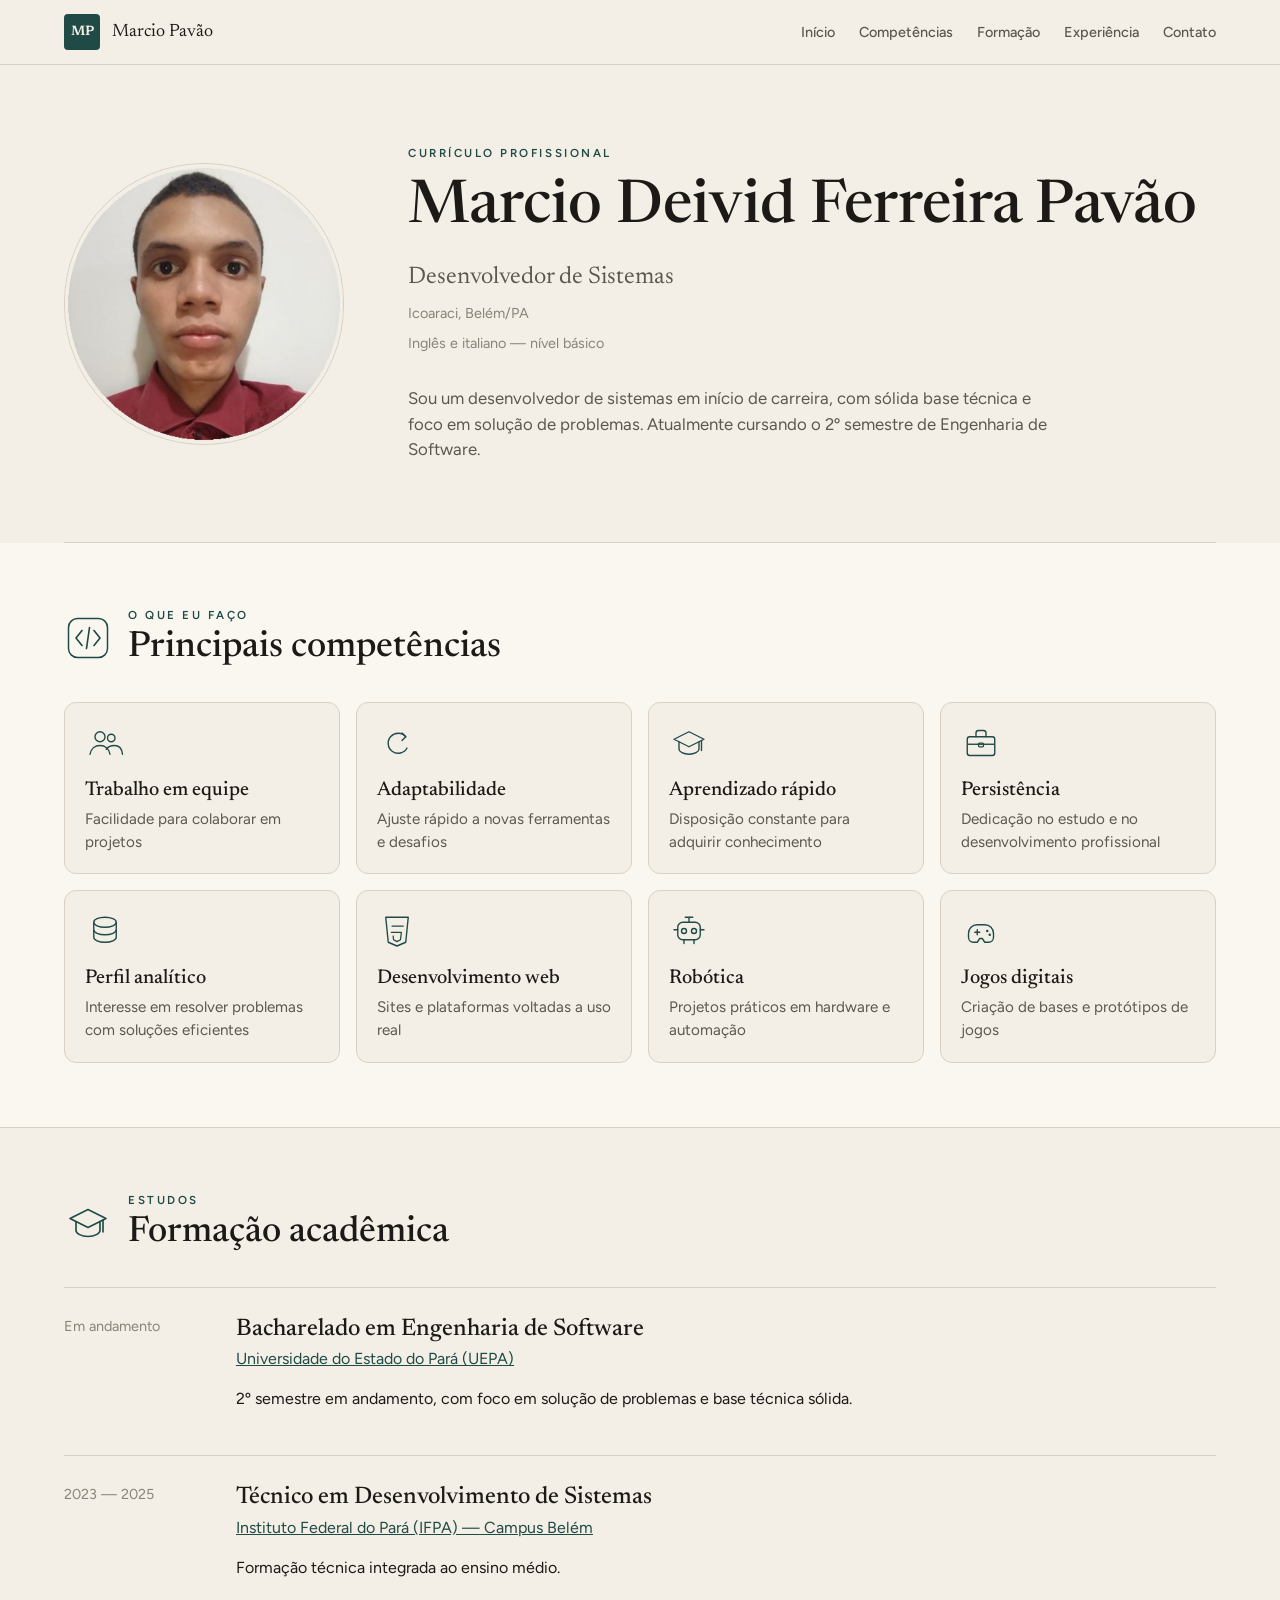
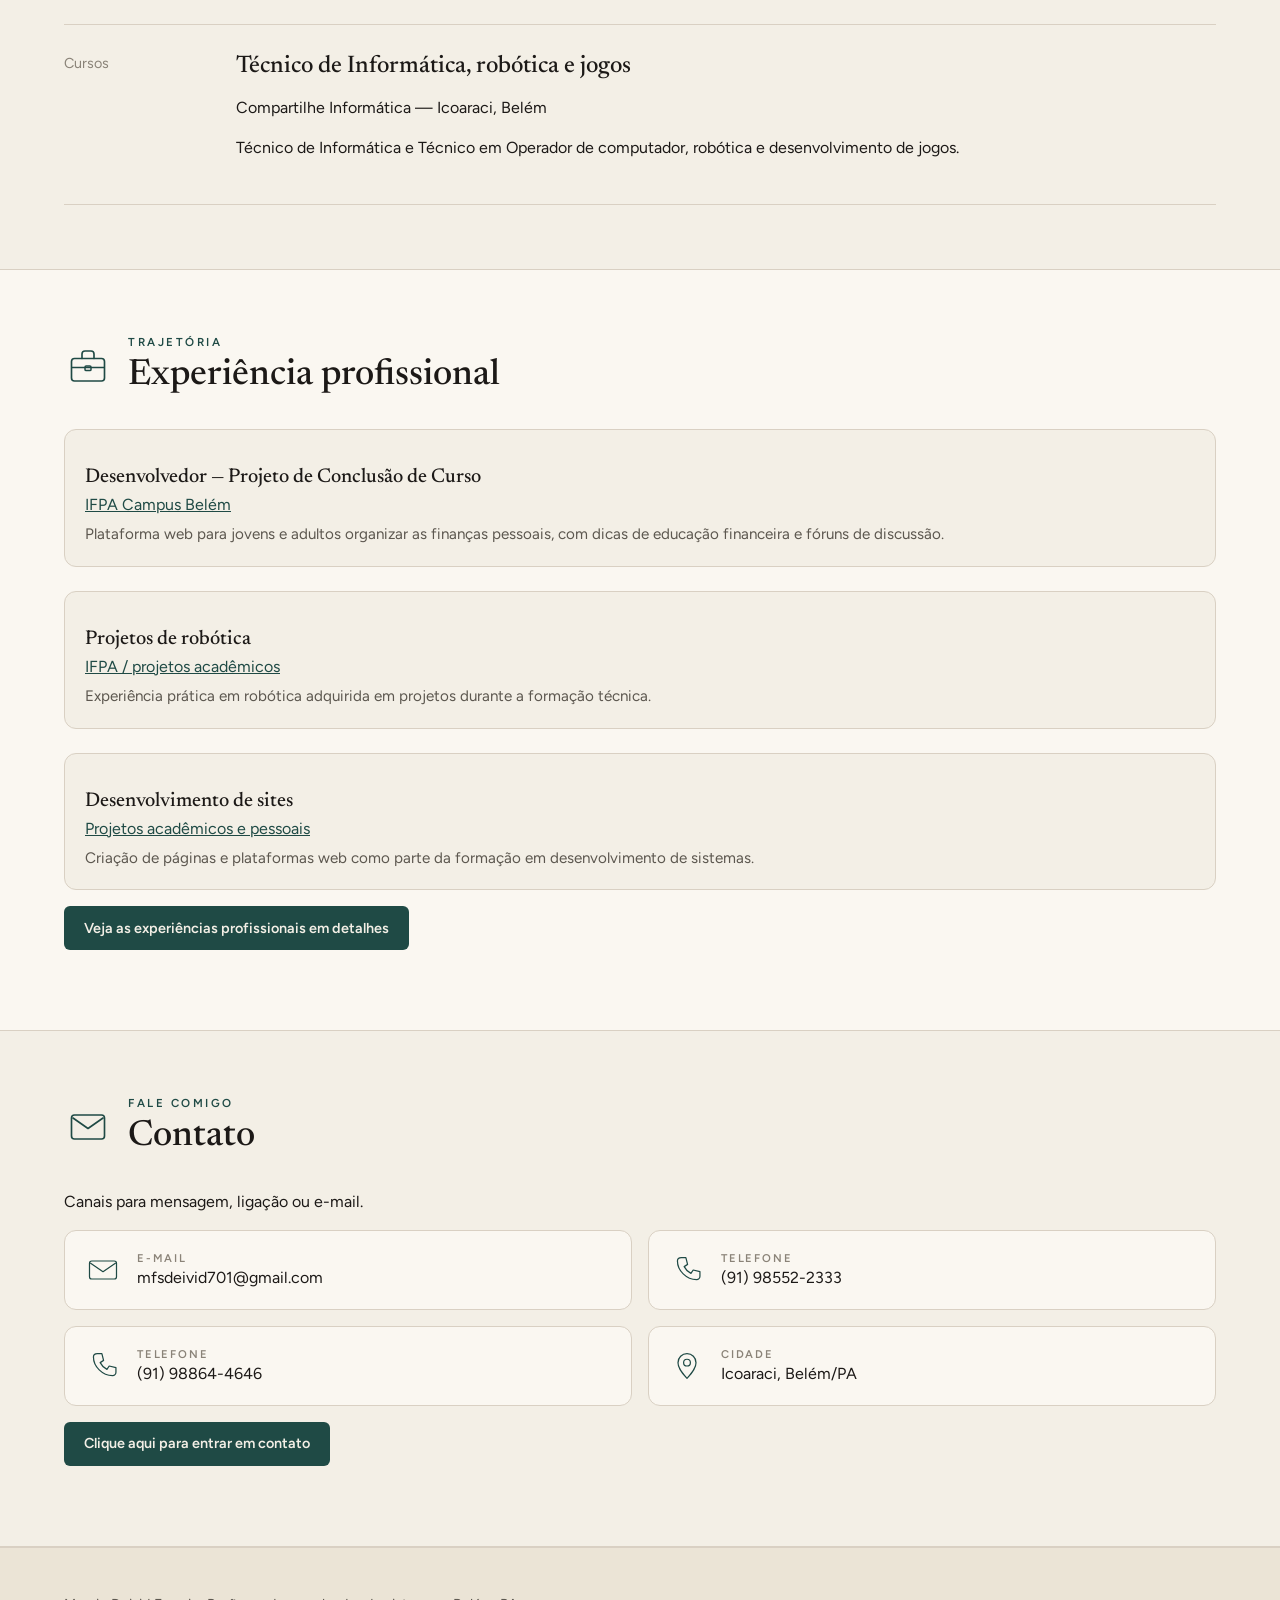
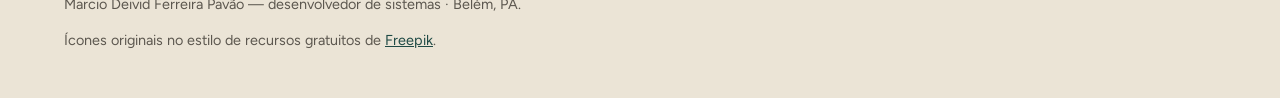
<file: public/atividade/index.html>
<!DOCTYPE html>
<html lang="pt-BR">
  <head>
    <meta charset="UTF-8" />
    <meta name="viewport" content="width=device-width, initial-scale=1" />
    <title>Currículo — Marcio Deivid Ferreira Pavão</title>
    <link rel="preconnect" href="https://fonts.googleapis.com" />
    <link rel="preconnect" href="https://fonts.gstatic.com" crossorigin />
    <link
      href="https://fonts.googleapis.com/css2?family=Figtree:wght@400;500;600;700&family=Newsreader:opsz,wght@6..72,400;6..72,500;6..72,600;6..72,700&display=swap"
      rel="stylesheet"
    />
    <link rel="stylesheet" href="estilos.css" />
  </head>
  <body>
    <header class="topo">
      <div class="topo-inner">
        <a class="marca" href="#inicio">
          <span class="monograma">MP</span>
          Marcio Pavão
        </a>
        <nav aria-label="Seções do currículo">
          <ul class="menu">
            <li><a href="#inicio">Início</a></li>
            <li><a href="#competencias">Competências</a></li>
            <li><a href="#formacao">Formação</a></li>
            <li><a href="#experiencia">Experiência</a></li>
            <li><a href="#contato">Contato</a></li>
          </ul>
        </nav>
      </div>
    </header>

    <main>
      <section id="inicio" class="wrap hero">
        <div class="foto">
          <img src="foto-perfil.jpg" alt="Foto de Marcio Deivid Ferreira Pavão" width="280" height="280" />
        </div>
        <div>
          <p class="kicker">Currículo profissional</p>
          <h1>Marcio Deivid Ferreira Pavão</h1>
          <p class="cargo">Desenvolvedor de Sistemas</p>
          <p class="cidade">Icoaraci, Belém/PA</p>
          <p class="cidade">Inglês e italiano — nível básico</p>
          <p class="resumo">
            Sou um desenvolvedor de sistemas em início de carreira, com sólida base técnica e foco em
            solução de problemas. Atualmente cursando o 2º semestre de Engenharia de Software.
          </p>
        </div>
      </section>

      <section id="competencias" class="secao alt">
        <div class="wrap">
          <div class="titulo-secao">
            <img src="icones/competencias.svg" alt="" width="48" height="48" />
            <div>
              <p class="kicker">O que eu faço</p>
              <h2>Principais competências</h2>
            </div>
          </div>
          <div class="grade">
            <article class="card">
              <img src="icones/equipe.svg" alt="" width="40" height="40" />
              <h3>Trabalho em equipe</h3>
              <p>Facilidade para colaborar em projetos</p>
            </article>
            <article class="card">
              <img src="icones/scrum.svg" alt="" width="40" height="40" />
              <h3>Adaptabilidade</h3>
              <p>Ajuste rápido a novas ferramentas e desafios</p>
            </article>
            <article class="card">
              <img src="icones/formacao.svg" alt="" width="40" height="40" />
              <h3>Aprendizado rápido</h3>
              <p>Disposição constante para adquirir conhecimento</p>
            </article>
            <article class="card">
              <img src="icones/experiencia.svg" alt="" width="40" height="40" />
              <h3>Persistência</h3>
              <p>Dedicação no estudo e no desenvolvimento profissional</p>
            </article>
            <article class="card">
              <img src="icones/sql.svg" alt="" width="40" height="40" />
              <h3>Perfil analítico</h3>
              <p>Interesse em resolver problemas com soluções eficientes</p>
            </article>
            <article class="card">
              <img src="icones/html.svg" alt="" width="40" height="40" />
              <h3>Desenvolvimento web</h3>
              <p>Sites e plataformas voltadas a uso real</p>
            </article>
            <article class="card">
              <img src="icones/robotica.svg" alt="" width="40" height="40" />
              <h3>Robótica</h3>
              <p>Projetos práticos em hardware e automação</p>
            </article>
            <article class="card">
              <img src="icones/jogos.svg" alt="" width="40" height="40" />
              <h3>Jogos digitais</h3>
              <p>Criação de bases e protótipos de jogos</p>
            </article>
          </div>
        </div>
      </section>

      <section id="formacao" class="secao">
        <div class="wrap">
          <div class="titulo-secao">
            <img src="icones/formacao.svg" alt="" width="48" height="48" />
            <div>
              <p class="kicker">Estudos</p>
              <h2>Formação acadêmica</h2>
            </div>
          </div>
          <div class="linha">
            <p class="periodo">Em andamento</p>
            <div>
              <h3>Bacharelado em Engenharia de Software</h3>
              <a href="https://www.uepa.br" target="_blank" rel="noopener noreferrer">
                Universidade do Estado do Pará (UEPA)
              </a>
              <p>2º semestre em andamento, com foco em solução de problemas e base técnica sólida.</p>
            </div>
          </div>
          <div class="linha">
            <p class="periodo">2023 — 2025</p>
            <div>
              <h3>Técnico em Desenvolvimento de Sistemas</h3>
              <a href="https://ifpa.edu.br" target="_blank" rel="noopener noreferrer">
                Instituto Federal do Pará (IFPA) — Campus Belém
              </a>
              <p>Formação técnica integrada ao ensino médio.</p>
            </div>
          </div>
          <div class="linha">
            <p class="periodo">Cursos</p>
            <div>
              <h3>Técnico de Informática, robótica e jogos</h3>
              <p>Compartilhe Informática — Icoaraci, Belém</p>
              <p>Técnico de Informática e Técnico em Operador de computador, robótica e desenvolvimento de jogos.</p>
            </div>
          </div>
        </div>
      </section>

      <section id="experiencia" class="secao alt">
        <div class="wrap">
          <div class="titulo-secao">
            <img src="icones/experiencia.svg" alt="" width="48" height="48" />
            <div>
              <p class="kicker">Trajetória</p>
              <h2>Experiência profissional</h2>
            </div>
          </div>
          <article class="card">
            <h3>Desenvolvedor — Projeto de Conclusão de Curso</h3>
            <a class="empresa" href="https://ifpa.edu.br" target="_blank" rel="noopener noreferrer">IFPA Campus Belém</a>
            <p>
              Plataforma web para jovens e adultos organizar as finanças pessoais, com dicas de educação
              financeira e fóruns de discussão.
            </p>
          </article>
          <br />
          <article class="card">
            <h3>Projetos de robótica</h3>
            <a class="empresa" href="https://ifpa.edu.br" target="_blank" rel="noopener noreferrer">IFPA / projetos acadêmicos</a>
            <p>Experiência prática em robótica adquirida em projetos durante a formação técnica.</p>
          </article>
          <br />
          <article class="card">
            <h3>Desenvolvimento de sites</h3>
            <a class="empresa" href="https://ifpa.edu.br" target="_blank" rel="noopener noreferrer">Projetos acadêmicos e pessoais</a>
            <p>Criação de páginas e plataformas web como parte da formação em desenvolvimento de sistemas.</p>
          </article>
          <p>
            <a class="btn" href="experiencia.html">Veja as experiências profissionais em detalhes</a>
          </p>
        </div>
      </section>

      <section id="contato" class="secao">
        <div class="wrap">
          <div class="titulo-secao">
            <img src="icones/contato.svg" alt="" width="48" height="48" />
            <div>
              <p class="kicker">Fale comigo</p>
              <h2>Contato</h2>
            </div>
          </div>
          <p>Canais para mensagem, ligação ou e-mail.</p>
          <ul class="contato-lista">
            <li>
              <a href="mailto:mfsdeivid701@gmail.com">
                <img src="icones/email.svg" alt="" width="36" height="36" />
                <span>
                  <span class="rotulo">E-mail</span>
                  mfsdeivid701@gmail.com
                </span>
              </a>
            </li>
            <li>
              <a href="tel:+5591985522333">
                <img src="icones/telefone.svg" alt="" width="36" height="36" />
                <span>
                  <span class="rotulo">Telefone</span>
                  (91) 98552-2333
                </span>
              </a>
            </li>
            <li>
              <a href="tel:+5591988644646">
                <img src="icones/telefone.svg" alt="" width="36" height="36" />
                <span>
                  <span class="rotulo">Telefone</span>
                  (91) 98864-4646
                </span>
              </a>
            </li>
            <li class="contato-item">
              <img src="icones/local.svg" alt="" width="36" height="36" />
              <span>
                <span class="rotulo">Cidade</span>
                Icoaraci, Belém/PA
              </span>
            </li>
          </ul>
          <p>
            <a class="btn" href="contato.html">Clique aqui para entrar em contato</a>
          </p>
        </div>
      </section>
    </main>

    <footer class="rodape">
      <div class="wrap">
        <p>Marcio Deivid Ferreira Pavão — desenvolvedor de sistemas · Belém, PA.</p>
        <p>
          Ícones originais no estilo de recursos gratuitos de
          <a href="https://br.freepik.com/" target="_blank" rel="noopener noreferrer">Freepik</a>.
        </p>
      </div>
    </footer>
  </body>
</html>
</file>
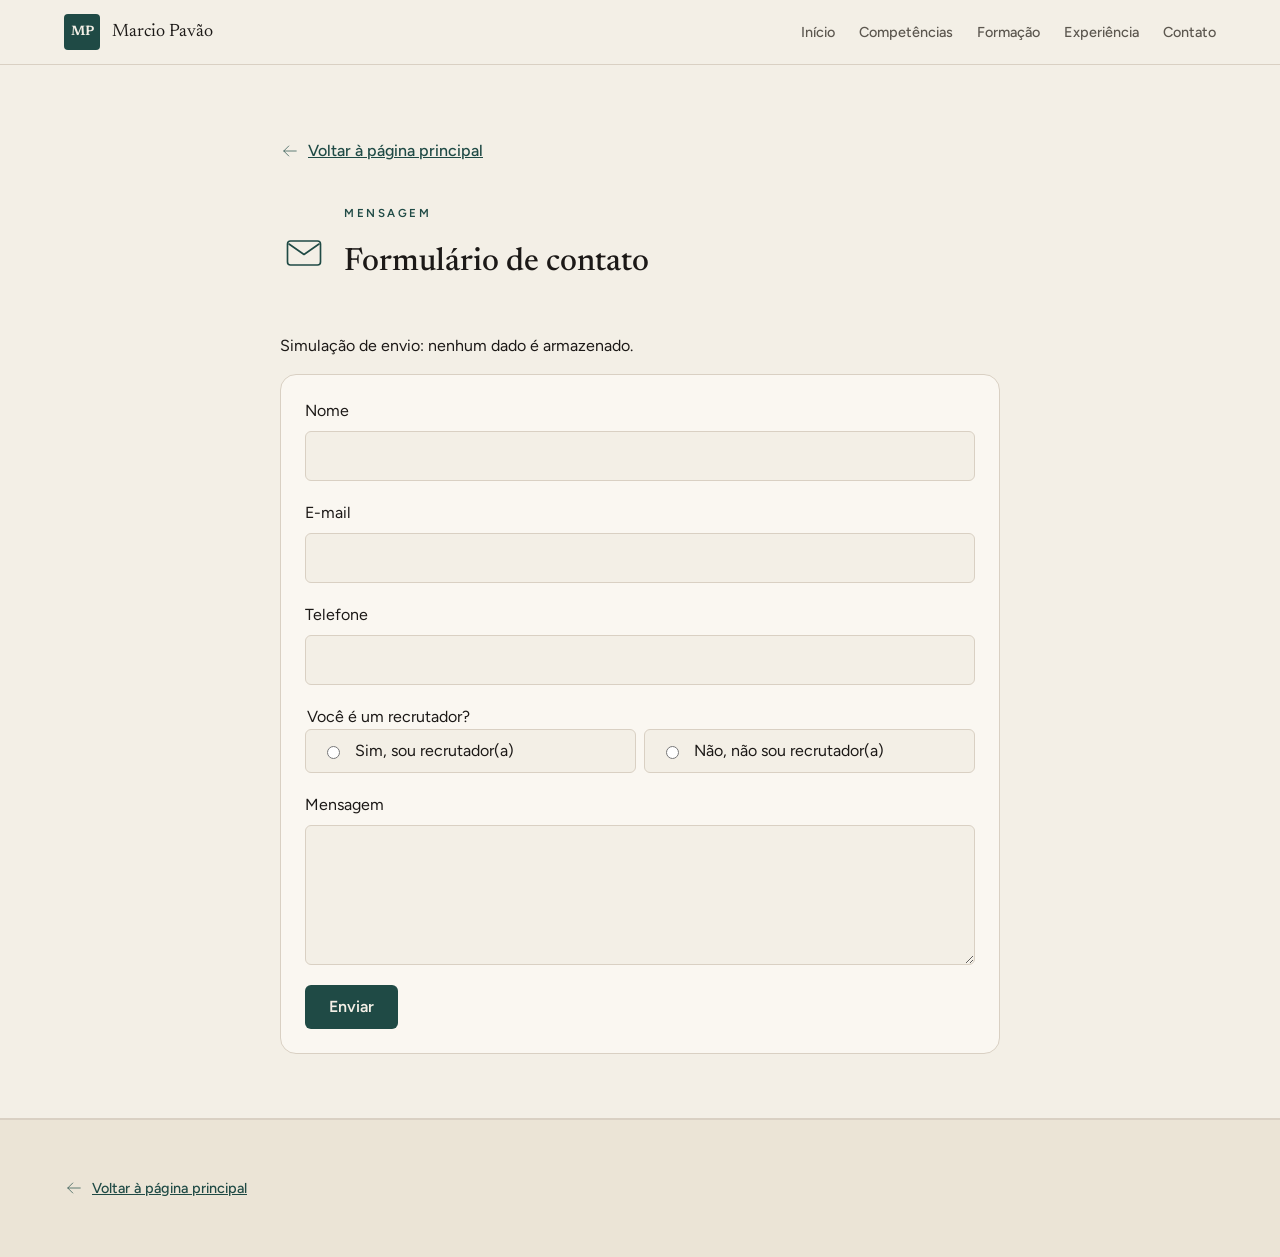
<file: public/atividade/contato.html>
<!DOCTYPE html>
<html lang="pt-BR">
  <head>
    <meta charset="UTF-8" />
    <meta name="viewport" content="width=device-width, initial-scale=1" />
    <title>Contato — Marcio Deivid Ferreira Pavão</title>
    <link rel="preconnect" href="https://fonts.googleapis.com" />
    <link rel="preconnect" href="https://fonts.gstatic.com" crossorigin />
    <link
      href="https://fonts.googleapis.com/css2?family=Figtree:wght@400;500;600;700&family=Newsreader:opsz,wght@6..72,400;6..72,500;6..72,600;6..72,700&display=swap"
      rel="stylesheet"
    />
    <link rel="stylesheet" href="estilos.css" />
  </head>
  <body>
    <header class="topo">
      <div class="topo-inner">
        <a class="marca" href="index.html">
          <span class="monograma">MP</span>
          Marcio Pavão
        </a>
        <nav aria-label="Seções do currículo">
          <ul class="menu">
            <li><a href="index.html#inicio">Início</a></li>
            <li><a href="index.html#competencias">Competências</a></li>
            <li><a href="index.html#formacao">Formação</a></li>
            <li><a href="index.html#experiencia">Experiência</a></li>
            <li><a href="index.html#contato">Contato</a></li>
          </ul>
        </nav>
      </div>
    </header>

    <main class="secao">
      <div class="wrap" style="max-width: 720px">
        <a class="link-voltar" href="index.html">
          <img src="icones/voltar.svg" alt="" width="20" height="20" />
          Voltar à página principal
        </a>
        <div class="titulo-secao" style="margin-top: 32px">
          <img src="icones/contato.svg" alt="" width="48" height="48" />
          <div>
            <p class="kicker">Mensagem</p>
            <h1>Formulário de contato</h1>
          </div>
        </div>
        <p>Simulação de envio: nenhum dado é armazenado.</p>

        <div id="aviso" class="aviso" role="status">
          <h2>Mensagem registrada</h2>
          <p>Obrigado. Esta é apenas uma simulação — nenhum e-mail foi enviado.</p>
        </div>

        <form id="form-contato">
          <div class="campo">
            <label for="nome">Nome</label>
            <input id="nome" name="nome" type="text" required autocomplete="name" />
          </div>
          <div class="campo">
            <label for="email">E-mail</label>
            <input id="email" name="email" type="email" required autocomplete="email" />
          </div>
          <div class="campo">
            <label for="telefone">Telefone</label>
            <input id="telefone" name="telefone" type="tel" required autocomplete="tel" />
          </div>
          <fieldset>
            <legend>Você é um recrutador?</legend>
            <div class="opcoes">
              <label>
                <input type="radio" name="recrutador" value="sim" required />
                Sim, sou recrutador(a)
              </label>
              <label>
                <input type="radio" name="recrutador" value="nao" />
                Não, não sou recrutador(a)
              </label>
            </div>
          </fieldset>
          <div class="campo">
            <label for="mensagem">Mensagem</label>
            <textarea id="mensagem" name="mensagem" required></textarea>
          </div>
          <button type="submit">Enviar</button>
        </form>
      </div>
    </main>

    <footer class="rodape">
      <div class="wrap">
        <p>
          <a class="link-voltar" href="index.html">
            <img src="icones/voltar.svg" alt="" width="20" height="20" />
            Voltar à página principal
          </a>
        </p>
      </div>
    </footer>
    <script>
      document.getElementById("form-contato").addEventListener("submit", function (evento) {
        evento.preventDefault();
        evento.target.style.display = "none";
        document.getElementById("aviso").classList.add("visivel");
      });
    </script>
  </body>
</html>
</file>
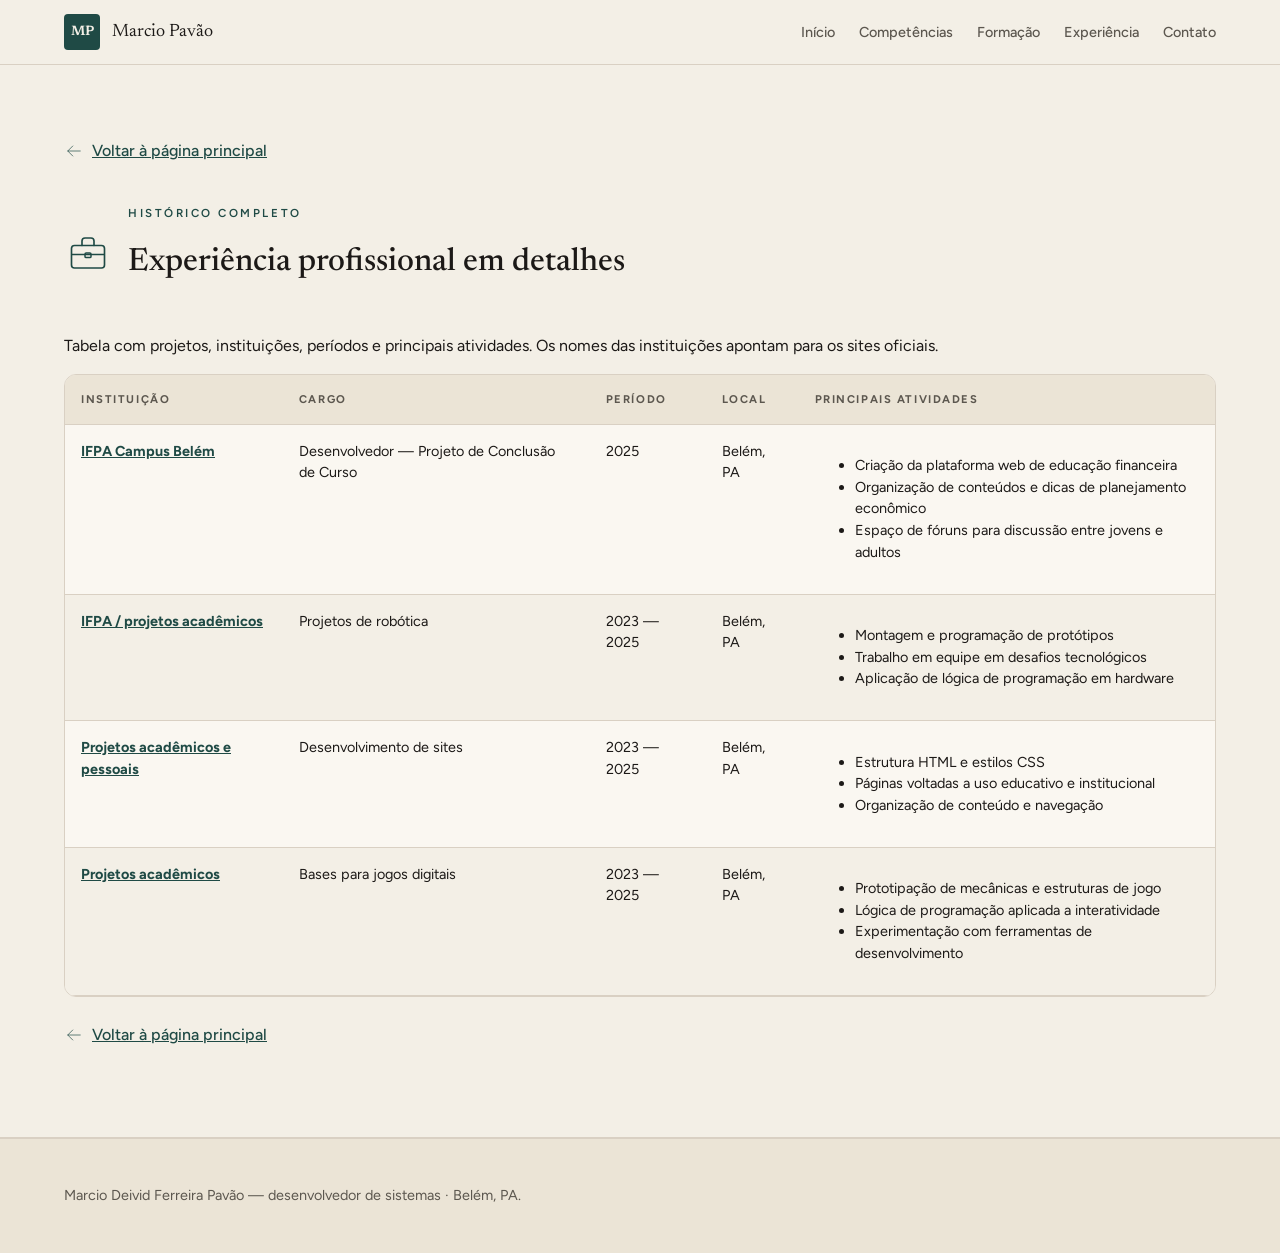
<file: public/atividade/experiencia.html>
<!DOCTYPE html>
<html lang="pt-BR">
  <head>
    <meta charset="UTF-8" />
    <meta name="viewport" content="width=device-width, initial-scale=1" />
    <title>Experiência profissional — Marcio Deivid Ferreira Pavão</title>
    <link rel="preconnect" href="https://fonts.googleapis.com" />
    <link rel="preconnect" href="https://fonts.gstatic.com" crossorigin />
    <link
      href="https://fonts.googleapis.com/css2?family=Figtree:wght@400;500;600;700&family=Newsreader:opsz,wght@6..72,400;6..72,500;6..72,600;6..72,700&display=swap"
      rel="stylesheet"
    />
    <link rel="stylesheet" href="estilos.css" />
  </head>
  <body>
    <header class="topo">
      <div class="topo-inner">
        <a class="marca" href="index.html">
          <span class="monograma">MP</span>
          Marcio Pavão
        </a>
        <nav aria-label="Seções do currículo">
          <ul class="menu">
            <li><a href="index.html#inicio">Início</a></li>
            <li><a href="index.html#competencias">Competências</a></li>
            <li><a href="index.html#formacao">Formação</a></li>
            <li><a href="index.html#experiencia">Experiência</a></li>
            <li><a href="index.html#contato">Contato</a></li>
          </ul>
        </nav>
      </div>
    </header>

    <main class="secao">
      <div class="wrap">
        <a class="link-voltar" href="index.html">
          <img src="icones/voltar.svg" alt="" width="20" height="20" />
          Voltar à página principal
        </a>
        <div class="titulo-secao" style="margin-top: 32px">
          <img src="icones/experiencia.svg" alt="" width="48" height="48" />
          <div>
            <p class="kicker">Histórico completo</p>
            <h1>Experiência profissional em detalhes</h1>
          </div>
        </div>
        <p>
          Tabela com projetos, instituições, períodos e principais atividades. Os nomes das instituições
          apontam para os sites oficiais.
        </p>
        <div class="tabela-wrap">
          <table>
            <caption style="position: absolute; left: -9999px">
              Detalhamento das experiências profissionais
            </caption>
            <thead>
              <tr>
                <th scope="col">Instituição</th>
                <th scope="col">Cargo</th>
                <th scope="col">Período</th>
                <th scope="col">Local</th>
                <th scope="col">Principais atividades</th>
              </tr>
            </thead>
            <tbody>
              <tr>
                <th scope="row">
                  <a href="https://ifpa.edu.br" target="_blank" rel="noopener noreferrer">IFPA Campus Belém</a>
                </th>
                <td>Desenvolvedor — Projeto de Conclusão de Curso</td>
                <td>2025</td>
                <td>Belém, PA</td>
                <td>
                  <ul>
                    <li>Criação da plataforma web de educação financeira</li>
                    <li>Organização de conteúdos e dicas de planejamento econômico</li>
                    <li>Espaço de fóruns para discussão entre jovens e adultos</li>
                  </ul>
                </td>
              </tr>
              <tr>
                <th scope="row">
                  <a href="https://ifpa.edu.br" target="_blank" rel="noopener noreferrer">IFPA / projetos acadêmicos</a>
                </th>
                <td>Projetos de robótica</td>
                <td>2023 — 2025</td>
                <td>Belém, PA</td>
                <td>
                  <ul>
                    <li>Montagem e programação de protótipos</li>
                    <li>Trabalho em equipe em desafios tecnológicos</li>
                    <li>Aplicação de lógica de programação em hardware</li>
                  </ul>
                </td>
              </tr>
              <tr>
                <th scope="row">
                  <a href="https://ifpa.edu.br" target="_blank" rel="noopener noreferrer">Projetos acadêmicos e pessoais</a>
                </th>
                <td>Desenvolvimento de sites</td>
                <td>2023 — 2025</td>
                <td>Belém, PA</td>
                <td>
                  <ul>
                    <li>Estrutura HTML e estilos CSS</li>
                    <li>Páginas voltadas a uso educativo e institucional</li>
                    <li>Organização de conteúdo e navegação</li>
                  </ul>
                </td>
              </tr>
              <tr>
                <th scope="row">
                  <a href="https://ifpa.edu.br" target="_blank" rel="noopener noreferrer">Projetos acadêmicos</a>
                </th>
                <td>Bases para jogos digitais</td>
                <td>2023 — 2025</td>
                <td>Belém, PA</td>
                <td>
                  <ul>
                    <li>Prototipação de mecânicas e estruturas de jogo</li>
                    <li>Lógica de programação aplicada a interatividade</li>
                    <li>Experimentação com ferramentas de desenvolvimento</li>
                  </ul>
                </td>
              </tr>
            </tbody>
          </table>
        </div>
        <p>
          <a class="link-voltar" href="index.html">
            <img src="icones/voltar.svg" alt="" width="20" height="20" />
            Voltar à página principal
          </a>
        </p>
      </div>
    </main>

    <footer class="rodape">
      <div class="wrap">
        <p>Marcio Deivid Ferreira Pavão — desenvolvedor de sistemas · Belém, PA.</p>
      </div>
    </footer>
  </body>
</html>
</file>
<file: public/atividade/estilos.css>
:root {
  --bg: #f3efe6;
  --paper: #faf7f1;
  --wash: #ebe4d6;
  --ink: #1c1917;
  --muted: #5c574f;
  --faint: #8a8378;
  --line: #d9d0c3;
  --accent: #1f4a45;
  --accent-fg: #f3efe6;
  --accent-soft: #e4eeec;
  --display: "Newsreader", "Iowan Old Style", Georgia, serif;
  --sans: "Figtree", "Segoe UI", system-ui, sans-serif;
}

* {
  box-sizing: border-box;
}

html {
  scroll-behavior: smooth;
}

body {
  margin: 0;
  background: var(--bg);
  color: var(--ink);
  font-family: var(--sans);
  line-height: 1.5;
  -webkit-font-smoothing: antialiased;
}

img {
  max-width: 100%;
  display: block;
}

a {
  color: var(--accent);
}

h1,
h2,
h3 {
  font-family: var(--display);
  font-weight: 500;
  text-wrap: balance;
  line-height: 1.15;
}

.topo {
  position: sticky;
  top: 0;
  z-index: 20;
  border-bottom: 1px solid var(--line);
  background: color-mix(in srgb, var(--bg) 95%, transparent);
  backdrop-filter: blur(8px);
}

.topo-inner,
.wrap {
  width: min(1152px, calc(100% - 32px));
  margin-inline: auto;
}

.topo-inner {
  display: flex;
  align-items: center;
  justify-content: space-between;
  min-height: 64px;
  gap: 16px;
}

.marca {
  display: flex;
  align-items: center;
  gap: 12px;
  color: var(--ink);
  text-decoration: none;
  font-family: var(--display);
  font-size: 1.125rem;
}

.monograma {
  width: 36px;
  height: 36px;
  display: grid;
  place-items: center;
  background: var(--accent);
  color: var(--accent-fg);
  border-radius: 4px;
  font-size: 0.85rem;
  font-weight: 600;
}

.menu {
  display: flex;
  flex-wrap: wrap;
  gap: 8px 24px;
  list-style: none;
  margin: 0;
  padding: 0;
}

.menu a {
  color: var(--muted);
  text-decoration: none;
  font-size: 0.9rem;
  font-weight: 500;
}

.menu a:hover {
  color: var(--accent);
}

.hero {
  display: grid;
  gap: 40px;
  padding: 48px 0 64px;
  border-bottom: 1px solid var(--line);
}

.foto {
  width: min(280px, 100%);
  margin: 0 auto;
  overflow: hidden;
  border: 1px solid var(--line);
  border-radius: 999px;
  background: var(--wash);
}

.foto img {
  aspect-ratio: 1 / 1;
  object-fit: cover;
  object-position: top;
}

.kicker {
  margin: 0;
  font-size: 0.72rem;
  font-weight: 600;
  letter-spacing: 0.22em;
  text-transform: uppercase;
  color: var(--accent);
}

.hero h1 {
  margin: 12px 0 0;
  font-size: clamp(2rem, 5vw, 3.75rem);
}

.cargo {
  margin: 16px 0 0;
  font-family: var(--display);
  font-size: 1.5rem;
  color: var(--muted);
}

.cidade {
  margin: 8px 0 0;
  color: var(--faint);
  font-size: 0.9rem;
}

.resumo {
  margin: 32px 0 0;
  max-width: 40rem;
  color: var(--muted);
  font-size: 1.05rem;
}

.secao {
  padding: 64px 0;
  border-bottom: 1px solid var(--line);
}

.secao.alt {
  background: var(--paper);
}

.secao.alt .wrap,
.secao .wrap {
  width: min(1152px, calc(100% - 32px));
}

.titulo-secao {
  display: flex;
  align-items: center;
  gap: 16px;
  margin-bottom: 32px;
}

.titulo-secao img {
  width: 48px;
  height: 48px;
}

.titulo-secao h2 {
  margin: 4px 0 0;
  font-size: clamp(1.75rem, 3vw, 2.25rem);
}

.grade {
  display: grid;
  gap: 16px;
}

.card {
  border: 1px solid var(--line);
  border-radius: 12px;
  background: var(--bg);
  padding: 20px;
}

.card img {
  width: 40px;
  height: 40px;
}

.card h3 {
  margin: 16px 0 0;
  font-size: 1.25rem;
}

.card p {
  margin: 6px 0 0;
  color: var(--muted);
  font-size: 0.95rem;
}

.linha {
  display: grid;
  gap: 8px;
  padding: 28px 0;
  border-top: 1px solid var(--line);
}

.linha:last-child {
  border-bottom: 1px solid var(--line);
}

.periodo {
  margin: 0;
  color: var(--faint);
  font-size: 0.9rem;
}

.linha h3 {
  margin: 0;
  font-size: 1.5rem;
}

.linha a,
.empresa {
  display: inline-block;
  margin-top: 4px;
}

.btn {
  display: inline-flex;
  align-items: center;
  min-height: 44px;
  padding: 0 20px;
  border-radius: 6px;
  background: var(--accent);
  color: var(--accent-fg);
  text-decoration: none;
  font-size: 0.9rem;
  font-weight: 600;
}

.btn:hover {
  opacity: 0.92;
}

.link-voltar {
  display: inline-flex;
  align-items: center;
  gap: 8px;
  min-height: 44px;
  color: var(--accent);
  font-weight: 500;
}

.link-voltar img {
  width: 20px;
  height: 20px;
}

.contato-lista {
  display: grid;
  gap: 16px;
  padding: 0;
  margin: 0;
  list-style: none;
}

.contato-item,
.contato-lista a {
  display: flex;
  align-items: center;
  gap: 16px;
  min-height: 80px;
  min-width: 0;
  padding: 16px 20px;
  border: 1px solid var(--line);
  border-radius: 12px;
  background: var(--paper);
  text-decoration: none;
  color: inherit;
  overflow: hidden;
}

.contato-lista span {
  min-width: 0;
  overflow-wrap: anywhere;
}

.contato-lista img {
  width: 36px;
  height: 36px;
}

.rotulo {
  display: block;
  font-size: 0.7rem;
  font-weight: 600;
  letter-spacing: 0.16em;
  text-transform: uppercase;
  color: var(--faint);
}

.rodape {
  background: var(--wash);
  border-top: 1px solid var(--line);
  padding: 32px 0;
  color: var(--muted);
  font-size: 0.9rem;
}

.tabela-wrap {
  overflow-x: auto;
  border: 1px solid var(--line);
  border-radius: 12px;
  background: var(--paper);
}

table {
  width: 100%;
  min-width: 720px;
  border-collapse: collapse;
  text-align: left;
  font-size: 0.9rem;
}

th,
td {
  padding: 16px;
  border-bottom: 1px solid var(--line);
  vertical-align: top;
}

thead th {
  background: var(--wash);
  font-size: 0.7rem;
  letter-spacing: 0.14em;
  text-transform: uppercase;
  color: var(--muted);
}

tbody tr:nth-child(even) {
  background: var(--bg);
}

form {
  border: 1px solid var(--line);
  border-radius: 16px;
  background: var(--paper);
  padding: 24px;
}

.campo {
  display: grid;
  gap: 8px;
  margin-bottom: 20px;
}

.campo input,
.campo textarea,
.campo select {
  width: 100%;
  border: 1px solid var(--line);
  border-radius: 6px;
  background: var(--bg);
  color: var(--ink);
  font: inherit;
  padding: 12px;
}

.campo textarea {
  min-height: 140px;
  resize: vertical;
}

fieldset {
  border: 0;
  padding: 0;
  margin: 0 0 20px;
}

.opcoes {
  display: grid;
  gap: 8px;
}

.opcoes label {
  display: flex;
  align-items: center;
  gap: 12px;
  min-height: 44px;
  padding: 8px 16px;
  border: 1px solid var(--line);
  border-radius: 6px;
  background: var(--bg);
}

button[type="submit"] {
  min-height: 44px;
  padding: 0 24px;
  border: 0;
  border-radius: 6px;
  background: var(--accent);
  color: var(--accent-fg);
  font: inherit;
  font-weight: 600;
  cursor: pointer;
}

.aviso {
  display: none;
  border: 1px solid var(--line);
  background: var(--accent-soft);
  border-radius: 12px;
  padding: 24px;
}

.aviso.visivel {
  display: block;
}

@media (min-width: 800px) {
  .hero {
    grid-template-columns: 280px 1fr;
    align-items: center;
    gap: 64px;
    padding: 80px 0;
  }

  .foto {
    margin: 0;
  }

  .grade {
    grid-template-columns: repeat(4, 1fr);
  }

  .linha {
    grid-template-columns: 140px 1fr;
    gap: 32px;
  }

  .contato-lista,
  .opcoes {
    grid-template-columns: 1fr 1fr;
  }
}

@media (max-width: 799px) {
  .grade {
    grid-template-columns: 1fr 1fr;
  }
}

@media (max-width: 520px) {
  .grade {
    grid-template-columns: 1fr;
  }

  .topo-inner {
    flex-direction: column;
    align-items: flex-start;
    padding: 12px 0;
  }
}
</file>
